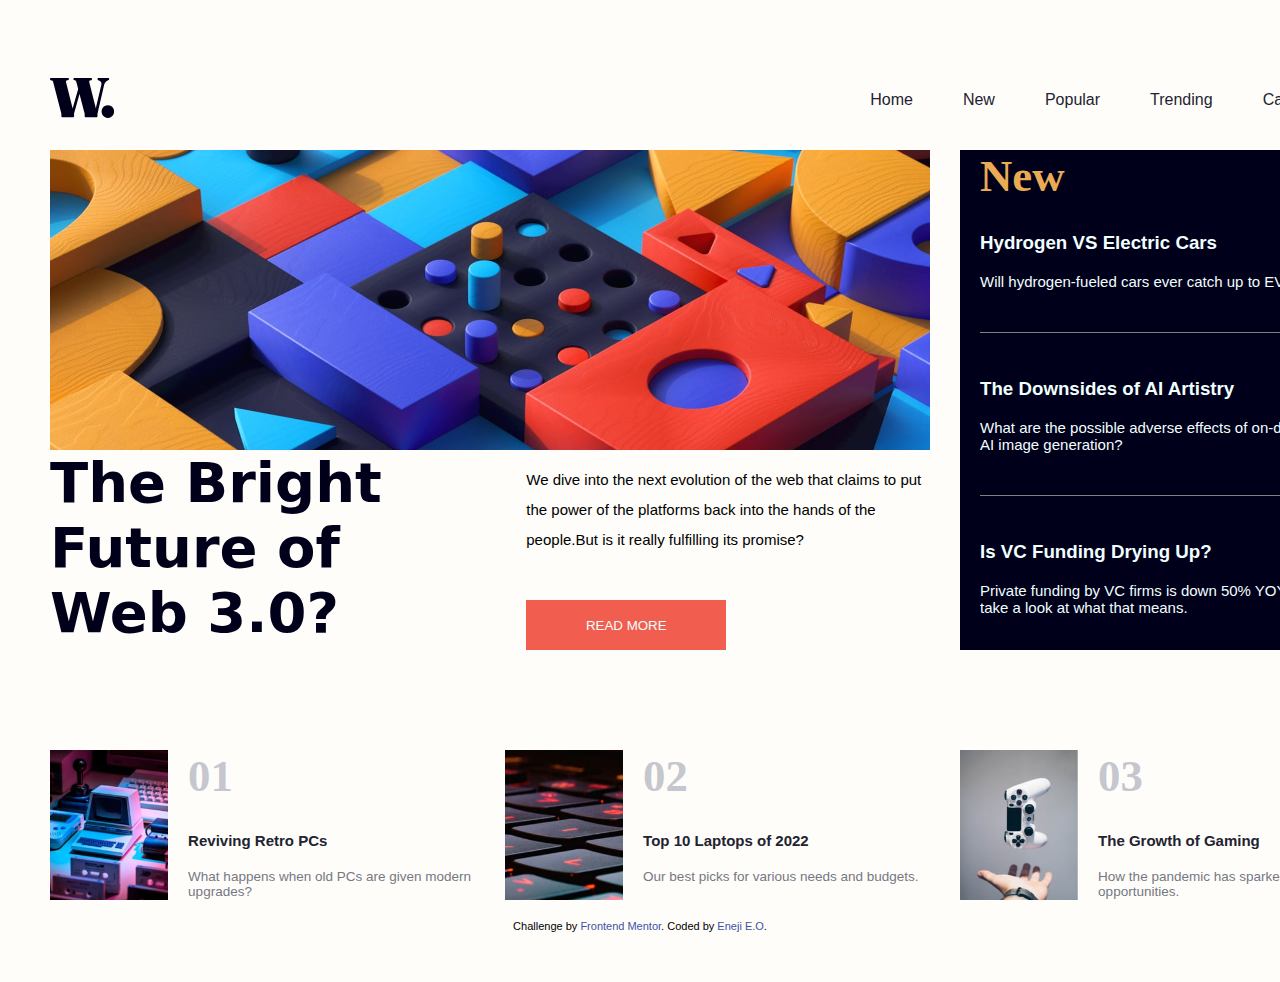
<file: index.html>
<!DOCTYPE html>
<html lang="en">
<head>
  <meta charset="UTF-8">
  <meta name="viewport" content="width=device-width, initial-scale=1.0"> <!-- displays site properly based on user's device -->

  <link rel="icon" type="image/png" sizes="32x32" href="./images/favicon-32x32.png">
  
  <title> Frontend Mentor | News homepage</title>
  <link rel="stylesheet" href="styles.css">

  <!-- Feel free to remove these styles or customise in your own stylesheet 👍 -->
  <style>
    .attribution { font-size: 11px; text-align: center; }
    .attribution a { color: hsl(228, 45%, 44%); }
  </style>
</head>
<body>
  
    <div class="navbar">
      <div class="logo">
         <img src="logo.svg" alt="">
      </div>
        <div class="navigation">
           <input class="toggle-menu" type="checkbox"/>
           <div class="hamburger"></div>
        
  
           <ul class="menu">
            <li><a href=""> Home</a></li>
            <li><a href="">New</a></li>
            <li><a href="">Popular</a></li>
            <li><a href="">Trending</a></li>
            <li><a href="">Categories</a></li>
          </ul>
        </div>
    </div>
    <div class="grid-container">
      <div class="g-major">
           <img src="image-web-3-desktop.jpg" alt="">
        
          <div class="g-minor">
          
              <div class="item2">
                <h3>The Bright Future of Web 3.0?</h3>
              </div>
              <div class="item3">
                 <p>We dive into the next evolution of the web that claims to put the power of the platforms back into the hands of the people.But is it really fulfilling its promise? </p>
                 <button class="btn" >READ MORE</button>
              </div>
          </div>
      </div>        
          
             <div class="item4">
                <div>
                  <h1>New</h1>
                  <h3>Hydrogen VS Electric Cars</h3>
                  <p>Will hydrogen-fueled cars ever catch up to EVs?</p>
                </div>
                <hr> 
                <div>
                  <h3>The Downsides of AI Artistry</h3>
                  <p>What are the possible adverse effects of on-demand AI image generation?</p> 
                </div>
                  <hr> 
                <div>
                 <h3>Is VC Funding Drying Up?</h3>
                 <p>Private funding by VC firms is down 50% YOY. We take a look at what that means.</p> 
                 
                </div>
              </div>
            </div>       
        </div>

    <div class="grid-container1">
          <div class="g-5">
            
            <img src="image-retro-pcs.jpg"   alt="">
        
            <div class="g-item5">
               <h1>01</h1> 
               <h4> <a href="">Reviving Retro PCs</a></h4>
               <p>What happens when old PCs are given modern upgrades?</p>
            </div> 
          </div>
          <div class="g-6">
            <img src="image-top-laptops.jpg" alt="">
            <div class="g-item6">
            <h1>02</h1>
            <h4> <a href="">Top 10 Laptops of 2022</a></h4> 
            <p>Our best picks for various needs and budgets.</p>
           </div> 
          </div>
        <div class="g-7">
           <img src="image-gaming-growth.jpg" alt="">
          <div class="g-item7">
            <h1>03</h1> 
            <h4> <a href="">The Growth of Gaming</a></h4>
            <p>How the pandemic has sparked fresh opportunities.</p>
          </div>
        </div>
  </div>
        <div class="attribution">
          Challenge by <a href="https://www.frontendmentor.io?ref=challenge" target="_blank">Frontend Mentor</a>. 
          Coded by <a href="#">Eneji E.O</a>.
        </div>
</body>
</html>
</file>
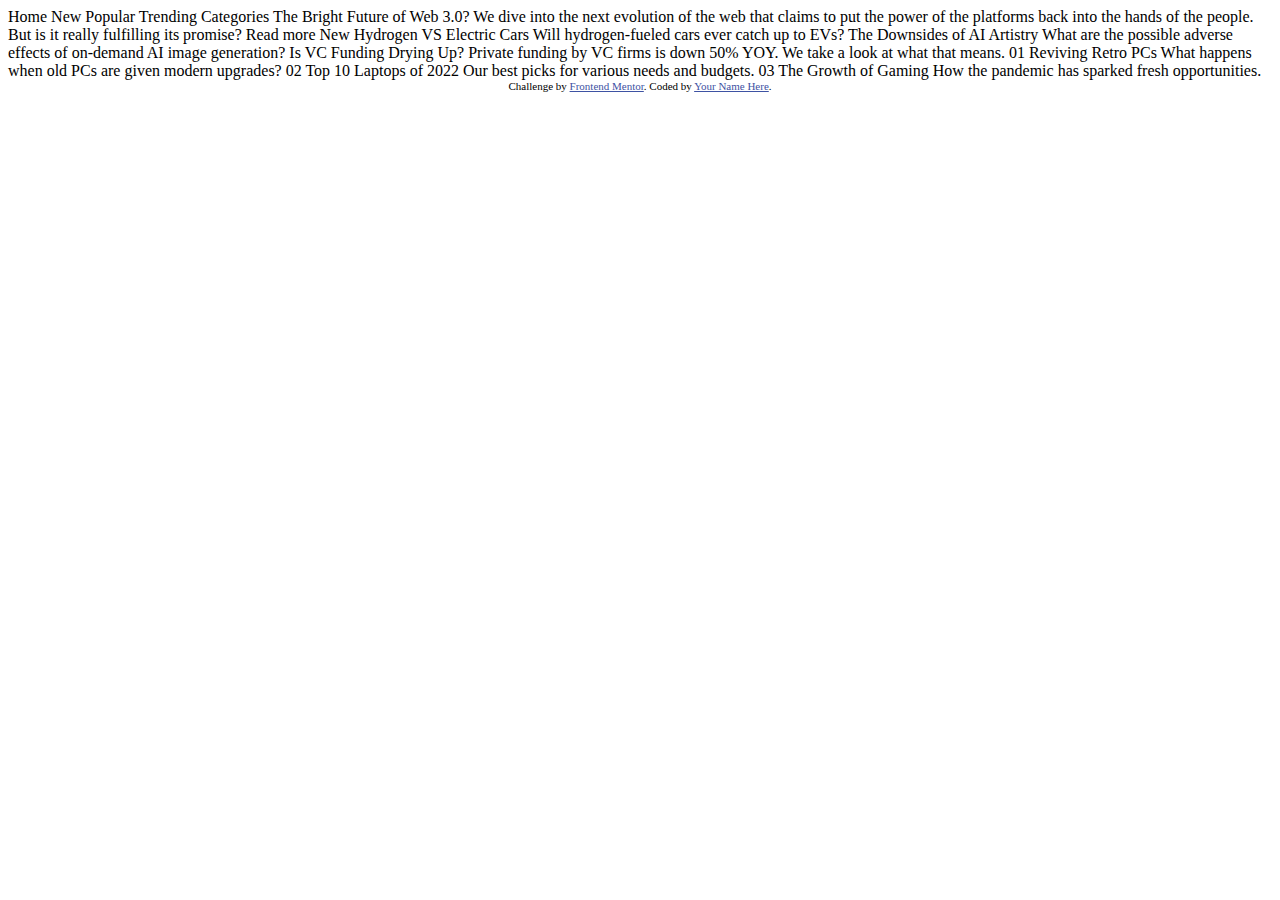
<file: index1.html>
<!DOCTYPE html>
<html lang="en">
<head>
    <meta charset="UTF-8">
    <meta http-equiv="X-UA-Compatible" content="IE=edge">
    <meta name="viewport" content="width=device-width, initial-scale=1.0">
    <title>Original Copy</title>
</head>
<body>
    <!DOCTYPE html>
<html lang="en">
<head>
  <meta charset="UTF-8">
  <meta name="viewport" content="width=device-width, initial-scale=1.0"> <!-- displays site properly based on user's device -->

  <link rel="icon" type="image/png" sizes="32x32" href="./images/favicon-32x32.png">
  
  <title>Frontend Mentor | News homepage</title>

  <!-- Feel free to remove these styles or customise in your own stylesheet 👍 -->
  <style>
    .attribution { font-size: 11px; text-align: center; }
    .attribution a { color: hsl(228, 45%, 44%); }
  </style>
</head>
<body>

  Home
  New
  Popular
  Trending
  Categories

  The Bright Future of Web 3.0?

  We dive into the next evolution of the web that claims to put the power of the platforms back into the hands of the people. 
  But is it really fulfilling its promise?

  Read more

  New 

  Hydrogen VS Electric Cars
  Will hydrogen-fueled cars ever catch up to EVs?

  The Downsides of AI Artistry
  What are the possible adverse effects of on-demand AI image generation?

  Is VC Funding Drying Up?
  Private funding by VC firms is down 50% YOY. We take a look at what that means.

  01
  Reviving Retro PCs
  What happens when old PCs are given modern upgrades?

  02
  Top 10 Laptops of 2022
  Our best picks for various needs and budgets.

  03
  The Growth of Gaming
  How the pandemic has sparked fresh opportunities.
  
  <div class="attribution">
    Challenge by <a href="https://www.frontendmentor.io?ref=challenge" target="_blank">Frontend Mentor</a>. 
    Coded by <a href="#">Your Name Here</a>.
  </div>

</body>
</html>
</file>
<file: styles.css>
body{
    box-sizing: border-box;
    margin: 50px;
    padding: 0;
    background-color: hsl(36, 100%, 99%);
    font-family: Verdana, Geneva, Tahoma, sans-serif; 
}

p{
    font-size: 15px;

}
h1{
    font-size: 2.8rem;
    margin-top: 0;
    font-family: Georgia,  serif; 
    
}
.navbar{
    display: flex;
    align-items: center;
    justify-content: space-between;
    width: 1340px;
    height: 100px;
    background-color: hsl(36, 100%, 99%);
    /* margin-left: 20px;
    margin-right: 20px;   */

 }
/* .navbar h1{
    color: hsl(240, 100%, 5%);
    font-family: serif;
    letter-spacing: -10px;  
    margin-top: 10px;
    margin-bottom: 20px;
}  */
.navigation{
    display: flex;
    justify-content: space-between;
    align-items: center;
}
.navbar .menu{
    display: flex;
    list-style-type: none;

}
.navigation ul li a{
    margin-right: 50px;

    
} 
.navigation ul li a:hover{
    color: hsl(5, 85%, 63%);

}  
.grid-container{
    display: flex;
    width: 1340px;
    /* margin-left: 20px;
    margin-right: 20px;  */
    column-gap: 30px;
}

.grid-container img{
    display: grid;
    grid-template-columns: auto;
    height: 300px;
    width: 880px;
    /* margin: 0px 10px 10px 0; */
}

.g-minor{
    display: grid;
    grid-template-columns: auto auto;
    width: 880px; 
    column-gap: 65px;
    /* margin-right: 25px; */
    
}
.item2{
    height: 200px;  
}
.item2 h3{
    font-size: 3.5em;    
        color: hsl(240, 100%, 5%); 
        font-family: system-ui, -apple-system, BlinkMacSystemFont, 'Segoe UI', Roboto, Oxygen, Ubuntu, Cantarell, 'Open Sans', 'Helvetica Neue', sans-serif;
       text-align: start; 
       margin-top: 0;
}
.item3{
    display: flex;
    flex-direction: column;
    justify-content: space-between;
    height: 200px;
}
.item3 p{
    line-height: 2;
    
}

.item4{
    display: grid;
    grid-template-columns: auto;
    background-color: hsl(240, 100%, 5%);
    color: azure;
    height: 500px;
    width: 400px;
    /* margin-right: 10px; */
}
.item4 div{
    margin-left: 20px;
    margin-right: 20px;  
    
}  
.item4 h1{
    color: hsl(35, 77%, 62%);
}

hr{
    width: 90%;
    border-style: solid;
    border-bottom: none;
    border-right: none;
    border-left: none;
    
}

.grid-container1{
    display: grid;
    grid-template-columns:auto auto auto;
    margin-top: 100px; 
    column-gap: 30px;   
    margin-bottom: 20px;
    /* margin-left: 20px;   */
    /* margin-right: 20px;   */
    font-size: 15px;
    width: 1290px;
}
.g-5{
    display: flex; 
    flex: 1; 
    height: 150px;
    width: 425px;
}
.g-item5{
    margin-left:20px ;
}
.g-item6{
    margin-left:20px ;

}
.g-item7{
    margin-left:20px ;

}

.g-6{
    display: flex;
    flex: 1;
    height: 150px;
    width: 425px;
}
.g-7{
    display: flex;
    flex: 1;
    height: 150px;
    width: 425px;
}
.btn{
    background-color: hsl(5, 85%, 63%);
    color: azure;
    width: 200px;
    height: 50px;
    border: 0;   
    
}
.btn:hover{
    background-color: black;
}
.g-item5,h4,a{
    color: hsl(236, 17%, 16%);
    text-decoration: none;
}
.g-item6,h4,a{
    color: hsl(236, 17%, 16%);
    text-decoration: none;
}
.g-item7,h4,a{
    color: hsl(236, 17%, 16%);
    text-decoration: none;
}
.g-item5,h4,a:hover{
    color: hsl(5, 85%, 63%);
    text-decoration: none;
}
.g-item6,h4,a:hover{
    color: hsl(5, 85%, 63%);
    text-decoration: none;
}
.g-item7,h4,a:hover{
    color: hsl(5, 85%, 63%);
    text-decoration: none;
}

.g-item5,h1{
    color:hsl(233, 8%, 79%);
}
.g-item6,h1{
    color:hsl(233, 8%, 79%);
}
.g-item6 h1{
    color:hsl(233, 8%, 79%);
}

.g-item5 p{
    color:hsl(231, 6%, 49%);
    font-size: 0.9em;

}
.g-item6 p{
    color:hsl(231, 6%, 49%);
    font-size: 0.9em;
}
.g-item7 p{
    color:hsl(231, 6%, 49%);
    font-size: 0.9em;
      
}
/* .attribution{
    margin:20px 0 20px 0;
    
} */
.attribution a{
    text-decoration: none;
}

.hamburger{
    position: relative;
    width: 30px;
    height: 4px;
    background:hsl(240, 100%, 5%);
    border-radius: 10px;
    cursor: pointer;
    z-index: 2;
    transition: 0.3s; 
}
.hamburger:before,
.hamburger:after{
    content: "";
    position: absolute;
    height: 4px;
    right: 0;
    background: hsl(240, 100%, 5%);
    border-radius: 10px;
    transition: 0.3s;
}
.hamburger:before{
    top: -10px;
    width: 30px;

}
.hamburger:after{
    top: 10px;
    width: 30px;
}
.toggle-menu{
    position: absolute;
    width: 30px;
    height: 100%;
    z-index: 3;
    cursor: pointer;
    opacity: 0;
}
.hamburger,
.toggle-menu{
    display: none; 
}
.navigation input:checked~.hamburger{
    background: transparent;
}
.navigation input:checked~.hamburger:before{
    top: 0;
    transform: rotate(-45deg);
    width:30px ;
}
.navigation input:checked ~ .hamburger:after{
    top: 0;
    transform: rotate(45deg);
    width:30px ;
}
.navigation input:checked ~ .menu{
    right: 0;
} 
@media screen and (max-width: 375px){
    body{
        margin: 0;
        padding: 0;
    }
    .navbar{
        width: 345px;
        margin-left: 15px;
        margin-right: 15px; 
    } 
    
    .grid-container img{
        width: 345px;
    }  
    .grid-container{
            display: block;
            margin: 10px 15px 20px 15px;           
            width: 345px; 
            
        }
        .g-minor {
            display: block;
            flex: 1;
            flex-direction: column;
            width: 345px; 
        }
          .item2{
            width: 345px;
            margin-bottom: 10px;
        }
        .item3{
            width: 345px;            
        } 

        .item4{
            width: 345px;
            margin-top: 50px;
            margin-bottom: 50px;
             
        } 

        .grid-container1{
            width: 345px;
            display: block;
            margin: 15px ;
            
        }
        
        .g-5,.g-6,.g-7{
            width: 100%;
            margin: 20px 0 20px 0;
                     
        }  
        .g-5 img{
            zoom: 48%;
        }
        .g-6 img{
            zoom: 48%;
        }
        .g-7 img{
            zoom: 48%;
        }
        .toggle-menu, .hamburger{
            display: block;
        }
        .menu{
            justify-content: space-evenly; 
            flex-direction: column;
            align-items: center;
            position: fixed; 
            top: 0; 
            right: -300px;
            background: #fff;
            max-width: 200px;
            height: 100%;
            padding-top: 150px;        
            margin-top: 0px;
            
        }
        .menu li{
            width: 100%;
        }
        .menu li a {
            padding: 0px;
            
            font-size: 24px;
        }
        
    }
</file>
